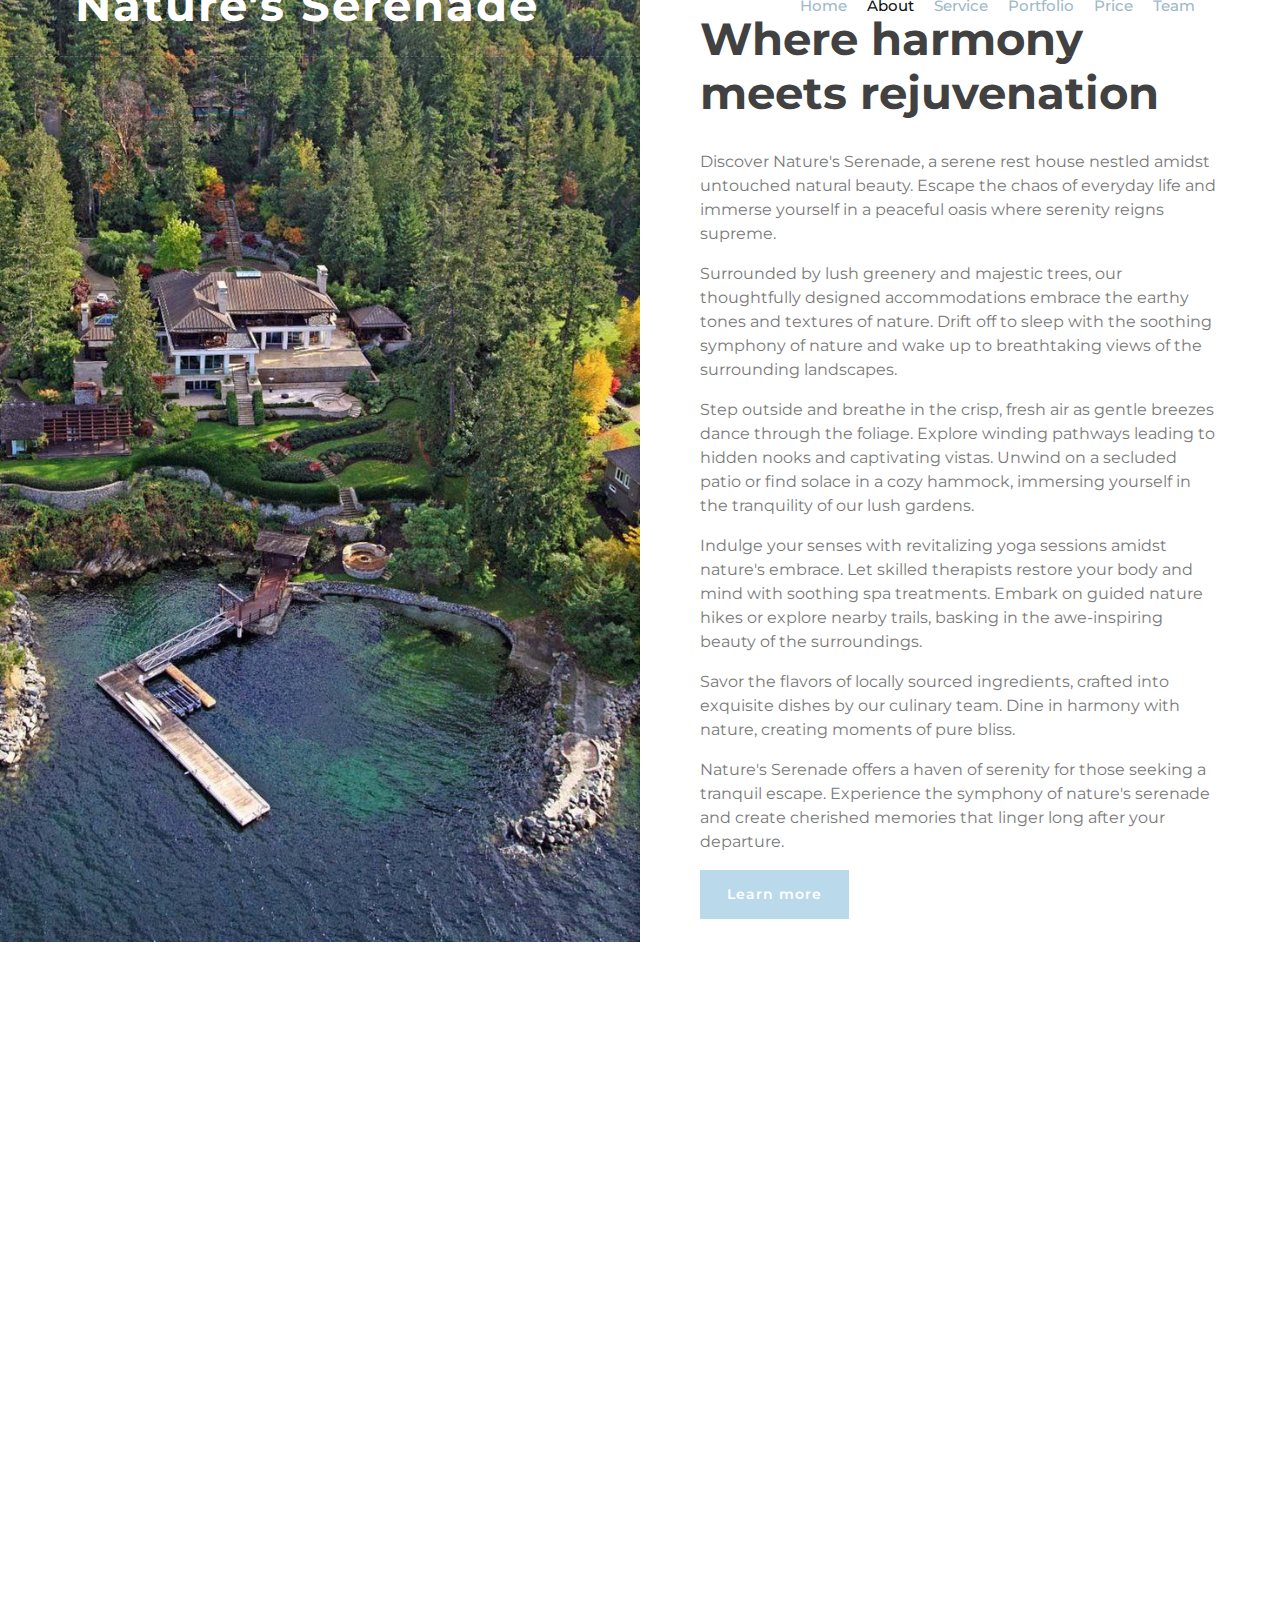
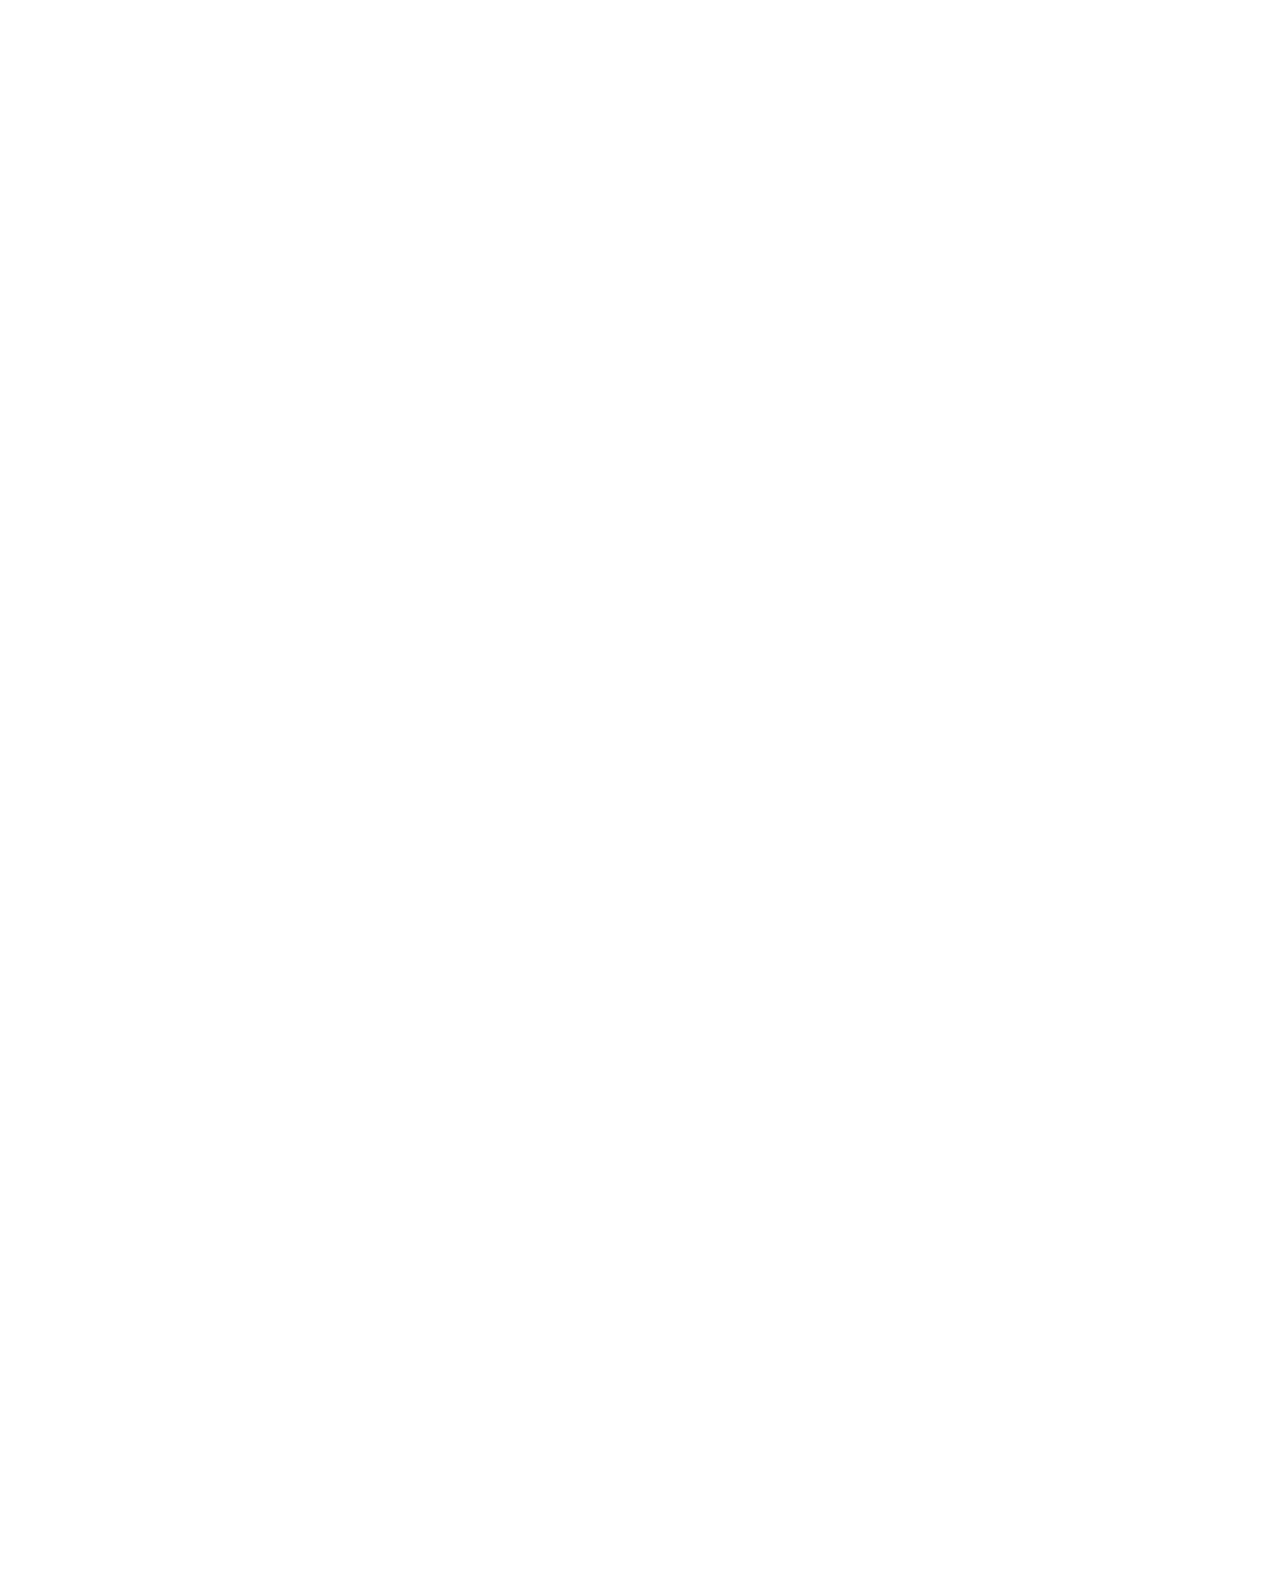
<file: index.html>
<!DOCTYPE html>
<html lang="en">
    <head>
        <meta charset="utf-8">
        <title>My Rest House</title>
        <meta content="width=device-width, initial-scale=1.0" name="viewport">
        <meta content="Free Website Template" name="keywords">
        <meta content="Free Website Template" name="description">

        <!-- Favicon -->
        <link href="img/favicon.ico" rel="icon">

        <!-- Google Font -->
        <link href="https://fonts.googleapis.com/css2?family=Montserrat:wght@300;400;500;600;700&display=swap" rel="stylesheet">

        <!-- CSS Libraries -->
        <link href="https://stackpath.bootstrapcdn.com/bootstrap/4.4.1/css/bootstrap.min.css" rel="stylesheet">
        <link href="https://cdnjs.cloudflare.com/ajax/libs/font-awesome/5.10.0/css/all.min.css" rel="stylesheet">
        <link href="lib/animate/animate.min.css" rel="stylesheet">
        <link href="lib/owlcarousel/assets/owl.carousel.min.css" rel="stylesheet">
        <link href="lib/lightbox/css/lightbox.min.css" rel="stylesheet">

        <!-- Template Stylesheet -->
        <link href="css/style.css" rel="stylesheet">
    </head>

    <body data-spy="scroll" data-target=".navbar" data-offset="51">
        <!-- Nav Bar Start -->
        <div class="navbar navbar-expand-lg bg-light navbar-light">
            <div class="container-fluid">
                <a href="index.html" class="navbar-brand">Nature's Serenade</a>
                <button type="button" class="navbar-toggler" data-toggle="collapse" data-target="#navbarCollapse">
                    <span class="navbar-toggler-icon"></span>
                </button>

                <div class="collapse navbar-collapse justify-content-between" id="navbarCollapse">
                    <div class="navbar-nav ml-auto">
                        <a href="#home" class="nav-item nav-link active">Home</a>
                        <a href="#about" class="nav-item nav-link">About</a>
                        <a href="#service" class="nav-item nav-link">Service</a>
                        <a href="portfolio.html" class="nav-item nav-link">Portfolio</a>
                        <a href="#banner" class="nav-item nav-link">Price</a>
                        <a href="members.html" class="nav-item nav-link">Team</a>
                    </div>
                </div>
            </div>
        </div>
        <!-- Nav Bar End -->

        <!-- About Start -->
        <div class="about wow fadeInUp" data-wow-delay="0.1s" id="about">
            <div class="container-fluid">
                <div class="row align-items-center">
                    <div class="col-lg-6">
                        <div class="about-img">
                            <img src="img/mainphoto.jpg" alt="Image">
                        </div>
                    </div>
                    <div class="col-lg-6">
                        <div class="about-content">
                            <div class="section-header text-left">
                                <p>Learn About Rest House</p>
                                <h2>Where harmony meets rejuvenation</h2>
                            </div>
                            <div class="about-text">
                                <p>
                                    Discover Nature's Serenade, a serene rest house nestled amidst untouched natural beauty. Escape the chaos of everyday life and immerse yourself in a peaceful oasis where serenity reigns supreme.</p>
                                    <p>Surrounded by lush greenery and majestic trees, our thoughtfully designed accommodations embrace the earthy tones and textures of nature. Drift off to sleep with the soothing symphony of nature and wake up to breathtaking views of the surrounding landscapes.</p>
                                    <p>Step outside and breathe in the crisp, fresh air as gentle breezes dance through the foliage. Explore winding pathways leading to hidden nooks and captivating vistas. Unwind on a secluded patio or find solace in a cozy hammock, immersing yourself in the tranquility of our lush gardens.</p>
                                    <p>Indulge your senses with revitalizing yoga sessions amidst nature's embrace. Let skilled therapists restore your body and mind with soothing spa treatments. Embark on guided nature hikes or explore nearby trails, basking in the awe-inspiring beauty of the surroundings.</p>
                                    <p>Savor the flavors of locally sourced ingredients, crafted into exquisite dishes by our culinary team. Dine in harmony with nature, creating moments of pure bliss.</p>
                                    <p>Nature's Serenade offers a haven of serenity for those seeking a tranquil escape. Experience the symphony of nature's serenade and create cherished memories that linger long after your departure.
                                </p>
                            </div>
                            <a href="#service" class="btn" href="">Learn more</a>
                        </div>
                    </div>
                </div>
            </div>
        </div>
        <!-- About End -->
        
        
        <!-- Service Start -->
        <div class="service" id="service">
            <div class="container">
                <div class="section-header text-center wow zoomIn" data-wow-delay="0.1s">
                    <p>What we do</p>
                    <h2>Awesome Quality Services</h2>
                </div>
                <div class="row">
                    <div class="col-lg-6 wow fadeInUp" data-wow-delay="0.0s">
                        <div class="service-item">
                            <div class="service-icon">
                                <i class="fa fa-star"></i>
                            </div>
                            <div class="service-text">
                                <h3>Complimentary Amenities</h3>
                                <p>
                                    We believe in providing the utmost convenience and comfort for our guests
                                </p>
                            </div>
                        </div>
                    </div>
                    <div class="col-lg-6 wow fadeInUp" data-wow-delay="0.2s">
                        <div class="service-item">
                            <div class="service-icon">
                                <i class="fa fa-laptop-code"></i>
                            </div>
                            <div class="service-text">
                                <h3>Reliable Wi-Fi and Business Facilities</h3>
                                <p>
                                    Stay connected and productive with our reliable Wi-Fi access and well-equipped business facilities
                                </p>
                            </div>
                        </div>
                    </div>
                    <div class="col-lg-6 wow fadeInUp" data-wow-delay="0.4s">
                        <div class="service-item">
                            <div class="service-icon">
                                <i class="fa fa-thumbs-up"></i>
                            </div>
                            <div class="service-text">
                                <h3>Dedicated Customer Service</h3>
                                <p>
                                    Above all, we are committed to providing exceptional customer service
                                </p>
                            </div>
                        </div>
                    </div>
                    <div class="col-lg-6 wow fadeInUp" data-wow-delay="0.6s">
                        <div class="service-item">
                            <div class="service-icon">
                                <i class="fas fa-clinic-medical"></i>
                            </div>
                            <div class="service-text">
                                <h3>Relaxing Spa and Wellness Services</h3>
                                <p>
                                    Unwind and rejuvenate your mind, body, and soul with our rejuvenating spa and wellness services
                                </p>
                            </div>
                        </div>
                    </div>
                </div>
            </div>
        </div>
        <!-- Service End -->
        
        
        <!-- Banner Start -->
        <div class="banner wow zoomIn" data-wow-delay="0.1s" id="banner">
            <div class="container">
                <div class="section-header text-center">
                    <p>Reasonable Price</p>
                    <h2>Get A <span>Special</span> Price</h2>
                </div>
                <div class="container banner-text">
                    <p>
                        Indulge in our exclusive packages that combine luxurious accommodations with unique experiences. Whether you're seeking a romantic getaway, a wellness retreat, or an adventure-filled escape, our specially curated packages offer exceptional value. Immerse yourself in extraordinary moments and create cherished memories while enjoying a special price.
                    </p>
                    <a href="#price" class="btn">Pricing Plan</a>
                </div>
            </div>
        </div>
        <!-- Banner End -->
        
        
        <!-- Price Start -->
        <div class="price" id="price">
            <div class="container">
                <div class="section-header text-center wow zoomIn" data-wow-delay="0.1s">
                    <p>Pricing Plan</p>
                    <h2>Affordable Price</h2>
                </div>
                <div class="row">
                    <div class="col-md-4 wow fadeInUp" data-wow-delay="0.5s">
                        <div class="price-item">
                            <div class="price-header">
                                <div class="price-title">
                                    <h2>Basic</h2>
                                </div>
                                <div class="price-prices">
                                    <h2><small>$</small>100-150<span>/ day</span></h2>
                                </div>
                            </div>
                            <div class="price-body">
                                <div class="price-description">
                                    <ul>
                                        <li>Bedroom, bathroom, and kitchenette/li>
                                        <li>Limited space</li>
                                        <li>Fewer amenities</li>
                                        <li>Simplicity</li>
                                        <li>Basic comforts provided</li>
                                    </ul>
                                </div>
                            </div>
                            <div class="price-footer">
                                <div class="price-action">
                                    <a class="btn" href="">Order Now</a>
                                </div>
                            </div>
                        </div>
                    </div>
                    <div class="col-md-4 wow fadeInUp" data-wow-delay="0.0s">
                        <div class="price-item featured-item">
                            <div class="price-header">
                                <div class="price-title">
                                    <h2>Mid-Range</h2>
                                </div>
                                <div class="price-prices">
                                    <h2><small>$</small>200-300<span>/ day</span></h2>
                                </div>
                            </div>
                            <div class="price-body">
                                <div class="price-description">
                                    <ul>
                                        <li>Additional bedrooms, upgraded furnishings, and a wider range of amenities</li>
                                        <li>More space</li>
                                        <li>Private pool</li>
                                        <li>Larger outdoor space</li>
                                        <li>Enhanced comfort</li>
                                    </ul>
                                </div>
                            </div>
                            <div class="price-footer">
                                <div class="price-action">
                                    <a class="btn" href="">Order Now</a>
                                </div>
                            </div>
                        </div>
                    </div>
                    <div class="col-md-4 wow fadeInUp" data-wow-delay="0.5s">
                        <div class="price-item">
                            <div class="price-header">
                                <div class="price-title">
                                    <h2>Luxury</h2>
                                </div>
                                <div class="price-prices">
                                    <h2><small>$</small>400-600<span>/ day</span></h2>
                                </div>
                            </div>
                            <div class="price-body">
                                <div class="price-description">
                                    <ul>
                                        <li>High-end features</li>
                                        <li>Multiple bedrooms with en-suite bathrooms, spacious living areas</li>
                                        <li>State-of-the-art entertainment systems</li>
                                        <li>Luxurious furnishings</li>
                                        <li>Superior quality</li>
                                    </ul>
                                </div>
                            </div>
                            <div class="price-footer">
                                <div class="price-action">
                                    <a class="btn" href="">Order Now</a>
                                </div>
                            </div>
                        </div>
                    </div>
                </div>
            </div>
        </div>
        <!-- Price End -->


        <!-- Footer Start -->
        <div class="footer wow fadeIn" data-wow-delay="0.3s">
            <div class="container-fluid">
                <div class="container">
                    <div class="footer-info">
                        <h3>Alatau, Almaty, Kazakhstan</h3>
                        <div class="footer-menu">
                            <p>+7 777 888 77 88</p>
                            <p>zonaotdyha@gmail.com</p>
                        </div>
                        <div class="footer-social">
                            <a href=""><i class="fab fa-twitter"></i></a>
                            <a href=""><i class="fab fa-facebook-f"></i></a>
                            <a href=""><i class="fab fa-youtube"></i></a>
                            <a href=""><i class="fab fa-instagram"></i></a>
                            <a href=""><i class="fab fa-linkedin-in"></i></a>
                        </div>
                    </div>
                </div>
            </div>
        </div>
        <!-- Footer End -->
        
        
        <!-- Back to top button -->
        <a href="#" class="btn back-to-top"><i class="fa fa-chevron-up"></i></a>
        
        
        <!-- Pre Loader -->
        <div id="loader" class="show">
            <div class="loader"></div>
        </div>

        
        <!-- JavaScript Libraries -->
        <script src="https://code.jquery.com/jquery-3.4.1.min.js"></script>
        <script src="https://stackpath.bootstrapcdn.com/bootstrap/4.4.1/js/bootstrap.bundle.min.js"></script>
        <script src="lib/easing/easing.min.js"></script>
        <script src="lib/wow/wow.min.js"></script>
        <script src="lib/waypoints/waypoints.min.js"></script>
        <script src="lib/typed/typed.min.js"></script>
        <script src="lib/owlcarousel/owl.carousel.min.js"></script>
        <script src="lib/isotope/isotope.pkgd.min.js"></script>
        <script src="lib/lightbox/js/lightbox.min.js"></script>
        
        <!-- Contact Javascript File -->
        <script src="mail/jqBootstrapValidation.min.js"></script>
        <script src="mail/contact.js"></script>

        <!-- Template Javascript -->
        <script src="js/main.js"></script>
    </body>
</html>
</file>
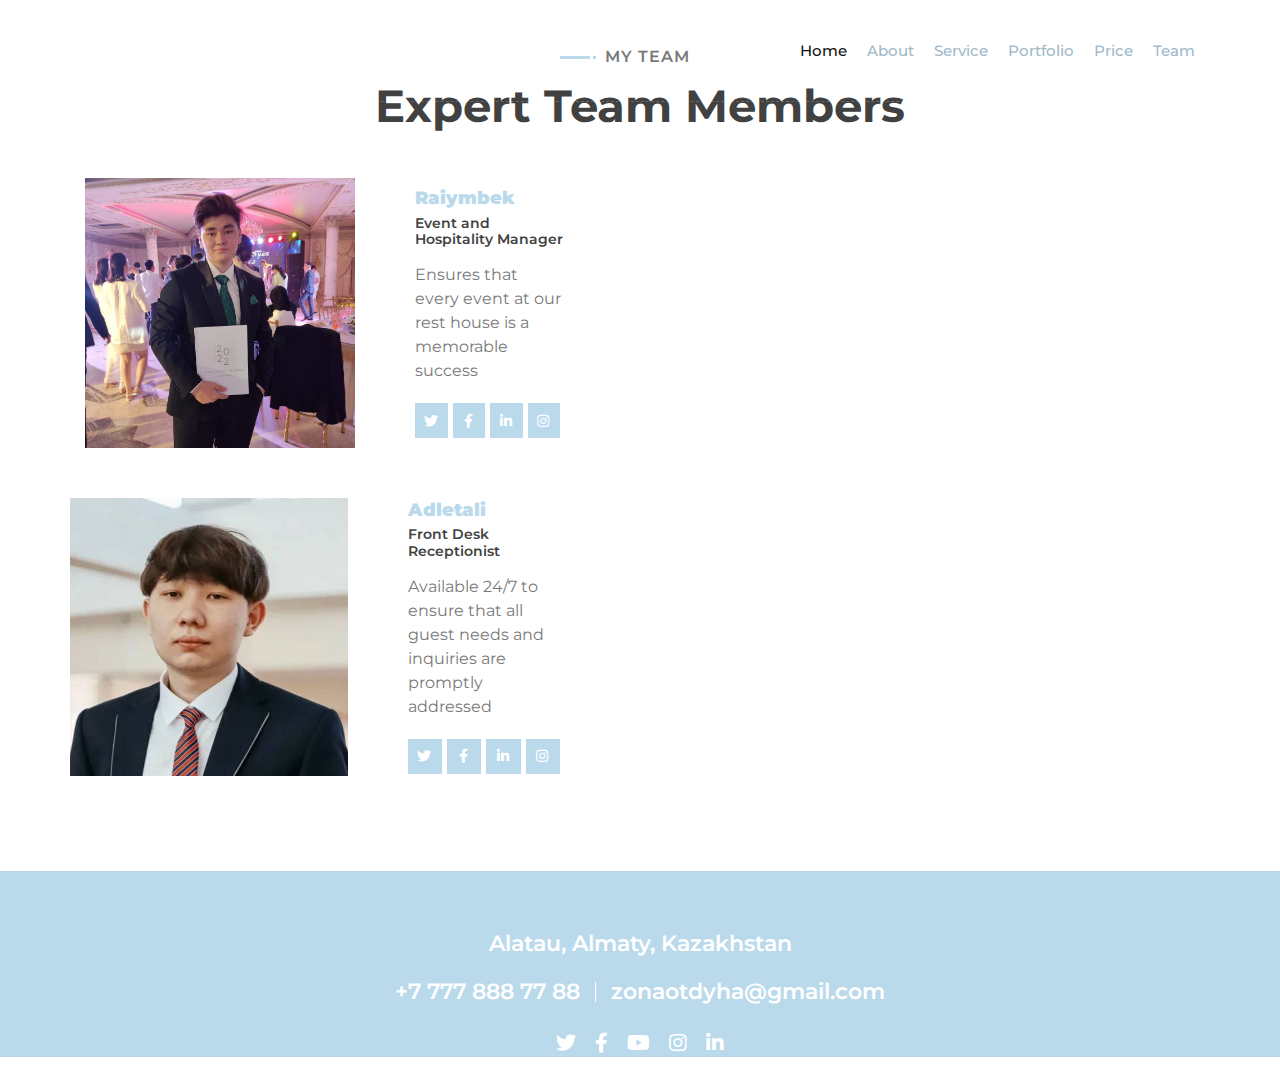
<file: members.html>
<!DOCTYPE html>
<html lang="en">
    <head>
        <meta charset="utf-8">
        <title>My Rest House</title>
        <meta content="width=device-width, initial-scale=1.0" name="viewport">
        <meta content="Free Website Template" name="keywords">
        <meta content="Free Website Template" name="description">

        <!-- Favicon -->
        <link href="img/favicon.ico" rel="icon">

        <!-- Google Font -->
        <link href="https://fonts.googleapis.com/css2?family=Montserrat:wght@300;400;500;600;700&display=swap" rel="stylesheet">

        <!-- CSS Libraries -->
        <link href="https://stackpath.bootstrapcdn.com/bootstrap/4.4.1/css/bootstrap.min.css" rel="stylesheet">
        <link href="https://cdnjs.cloudflare.com/ajax/libs/font-awesome/5.10.0/css/all.min.css" rel="stylesheet">
        <link href="lib/animate/animate.min.css" rel="stylesheet">
        <link href="lib/owlcarousel/assets/owl.carousel.min.css" rel="stylesheet">
        <link href="lib/lightbox/css/lightbox.min.css" rel="stylesheet">

        <!-- Template Stylesheet -->
        <link href="css/style.css" rel="stylesheet">
    </head>

    <body data-spy="scroll" data-target=".navbar" data-offset="51">
        <!-- Nav Bar Start -->
        <div class="navbar navbar-expand-lg bg-light navbar-light">
            <div class="container-fluid">
                <a href="index.html" class="navbar-brand">Nature's Serenade</a>
                <button type="button" class="navbar-toggler" data-toggle="collapse" data-target="#navbarCollapse">
                    <span class="navbar-toggler-icon"></span>
                </button>

                <div class="collapse navbar-collapse justify-content-between" id="navbarCollapse">
                    <div class="navbar-nav ml-auto">
                        <a href="index.html" class="nav-item nav-link active">Home</a>
                        <a href="index.html" class="nav-item nav-link">About</a>
                        <a href="index.html" class="nav-item nav-link">Service</a>
                        <a href="portfolio.html" class="nav-item nav-link">Portfolio</a>
                        <a href="index.html" class="nav-item nav-link">Price</a>
                        <a href="#" class="nav-item nav-link">Team</a>
                    </div>
                </div>
            </div>
        </div>
        <!-- Nav Bar End -->
        <!-- Team Start -->
        <div class="team" id="team">
            <div class="container">
                <div class="section-header text-center wow zoomIn" data-wow-delay="0.1s">
                    <p>My Team</p>
                    <h2>Expert Team Members</h2>
                </div>
                <div class="row">
                    <div class="col-lg-6 wow fadeInUp" data-wow-delay="0.0s">
                        <div class="team-item">
                            <div class="team-img">
                                <img src="img/Raiym.jpg" alt="Image">
                            </div>
                            <div class="team-text">
                                <h2>Raiymbek</h2>
                                <h4>Event and Hospitality Manager</h4>
                                <p>
                                    Ensures that every event at our rest house is a memorable success
                                </p>
                                <div class="team-social">
                                    <a class="btn" href=""><i class="fab fa-twitter"></i></a>
                                    <a class="btn" href=""><i class="fab fa-facebook-f"></i></a>
                                    <a class="btn" href=""><i class="fab fa-linkedin-in"></i></a>
                                    <a class="btn" href=""><i class="fab fa-instagram"></i></a>
                                </div>
                            </div>
                        </div>
                    </div>
                    <div class="row">
                        <div class="col-lg-6 wow fadeInUp" data-wow-delay="0.2s">
                            <div class="team-item">
                                <div class="team-img">
                                    <img src="img/Adlet.jpg" alt="Image">
                                </div>
                                <div class="team-text">
                                    <h2>Adletali</h2>
                                    <h4>Front Desk Receptionist</h4>
                                    <p>
                                        Available 24/7 to ensure that all guest needs and inquiries are promptly addressed
                                    </p>
                                    <div class="team-social">
                                        <a class="btn" href=""><i class="fab fa-twitter"></i></a>
                                        <a class="btn" href=""><i class="fab fa-facebook-f"></i></a>
                                        <a class="btn" href=""><i class="fab fa-linkedin-in"></i></a>
                                        <a class="btn" href=""><i class="fab fa-instagram"></i></a>
                                    </div>
                                </div>
                            </div>
                        </div>
                </div>
            </div>
        </div>
        <!-- Team End -->
                <!-- Footer Start -->
                <div class="footer wow fadeIn" data-wow-delay="0.3s">
                    <div class="container-fluid">
                        <div class="container">
                            <div class="footer-info">
                                <h3>Alatau, Almaty, Kazakhstan</h3>
                                <div class="footer-menu">
                                    <p>+7 777 888 77 88</p>
                                    <p>zonaotdyha@gmail.com</p>
                                </div>
                                <div class="footer-social">
                                    <a href=""><i class="fab fa-twitter"></i></a>
                                    <a href=""><i class="fab fa-facebook-f"></i></a>
                                    <a href=""><i class="fab fa-youtube"></i></a>
                                    <a href=""><i class="fab fa-instagram"></i></a>
                                    <a href=""><i class="fab fa-linkedin-in"></i></a>
                                </div>
                            </div>
                        </div>
                    </div>
                </div>
                <!-- Footer End -->
                
                
                <!-- Back to top button -->
                <a href="#" class="btn back-to-top"><i class="fa fa-chevron-up"></i></a>
                
                
                <!-- Pre Loader -->
                <div id="loader" class="show">
                    <div class="loader"></div>
                </div>
        
                
                <!-- JavaScript Libraries -->
                <script src="https://code.jquery.com/jquery-3.4.1.min.js"></script>
                <script src="https://stackpath.bootstrapcdn.com/bootstrap/4.4.1/js/bootstrap.bundle.min.js"></script>
                <script src="lib/easing/easing.min.js"></script>
                <script src="lib/wow/wow.min.js"></script>
                <script src="lib/waypoints/waypoints.min.js"></script>
                <script src="lib/typed/typed.min.js"></script>
                <script src="lib/owlcarousel/owl.carousel.min.js"></script>
                <script src="lib/isotope/isotope.pkgd.min.js"></script>
                <script src="lib/lightbox/js/lightbox.min.js"></script>
                
                <!-- Contact Javascript File -->
                <script src="mail/jqBootstrapValidation.min.js"></script>
                <script src="mail/contact.js"></script>
        
                <!-- Template Javascript -->
                <script src="js/main.js"></script>
            </body>
        </html>
</file>
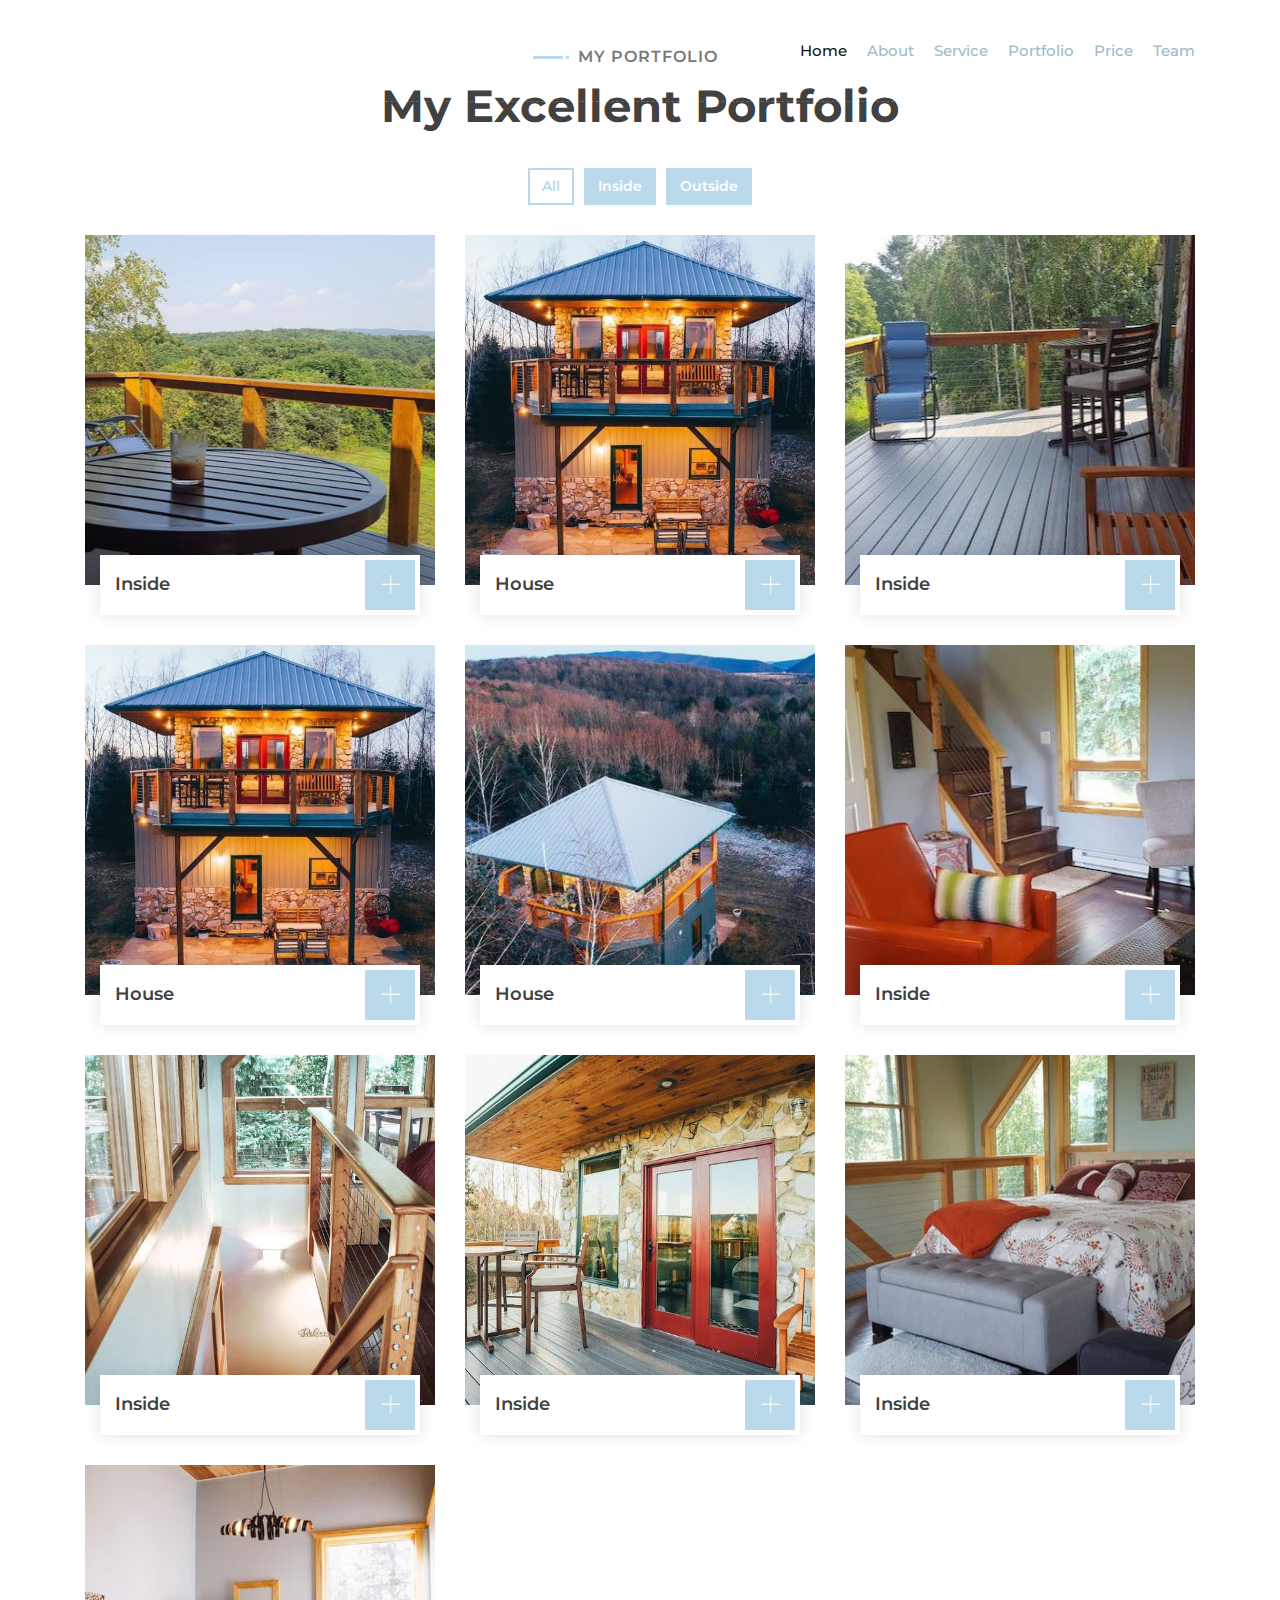
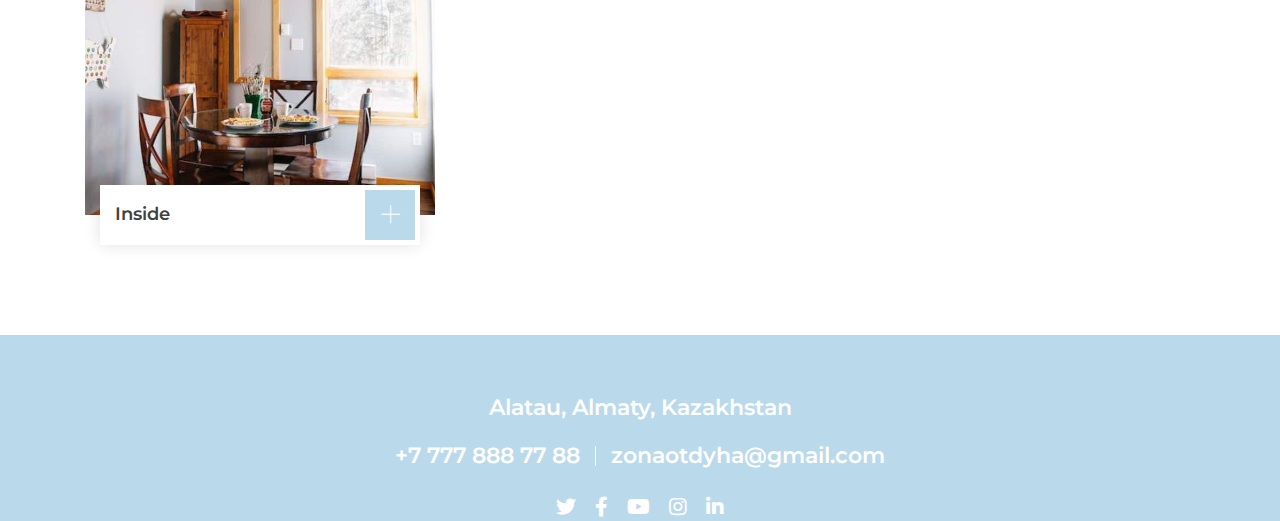
<file: portfolio.html>
<!DOCTYPE html>
<html lang="en">
    <head>
        <meta charset="utf-8">
        <title>My Rest House</title>
        <meta content="width=device-width, initial-scale=1.0" name="viewport">
        <meta content="Free Website Template" name="keywords">
        <meta content="Free Website Template" name="description">

        <!-- Favicon -->
        <link href="img/favicon.ico" rel="icon">

        <!-- Google Font -->
        <link href="https://fonts.googleapis.com/css2?family=Montserrat:wght@300;400;500;600;700&display=swap" rel="stylesheet">

        <!-- CSS Libraries -->
        <link href="https://stackpath.bootstrapcdn.com/bootstrap/4.4.1/css/bootstrap.min.css" rel="stylesheet">
        <link href="https://cdnjs.cloudflare.com/ajax/libs/font-awesome/5.10.0/css/all.min.css" rel="stylesheet">
        <link href="lib/animate/animate.min.css" rel="stylesheet">
        <link href="lib/owlcarousel/assets/owl.carousel.min.css" rel="stylesheet">
        <link href="lib/lightbox/css/lightbox.min.css" rel="stylesheet">

        <!-- Template Stylesheet -->
        <link href="css/style.css" rel="stylesheet">
    </head>

    <body data-spy="scroll" data-target=".navbar" data-offset="51">
        <!-- Nav Bar Start -->
        <div class="navbar navbar-expand-lg bg-light navbar-light">
            <div class="container-fluid">
                <a href="index.html" class="navbar-brand">Nature's Serenade</a>
                <button type="button" class="navbar-toggler" data-toggle="collapse" data-target="#navbarCollapse">
                    <span class="navbar-toggler-icon"></span>
                </button>

                <div class="collapse navbar-collapse justify-content-between" id="navbarCollapse">
                    <div class="navbar-nav ml-auto">
                        <a href="index.html" class="nav-item nav-link active">Home</a>
                        <a href="index.html" class="nav-item nav-link">About</a>
                        <a href="index.html" class="nav-item nav-link">Service</a>
                        <a href="#" class="nav-item nav-link">Portfolio</a>
                        <a href="index.html" class="nav-item nav-link">Price</a>
                        <a href="members.html" class="nav-item nav-link">Team</a>
                    </div>
                </div>
            </div>
        </div>

                <!-- Portfolio Start -->
                <div class="portfolio" id="portfolio">
                    <div class="container">
                        <div class="section-header text-center wow zoomIn" data-wow-delay="0.1s">
                            <p>My Portfolio</p>
                            <h2>My Excellent Portfolio</h2>
                        </div>
                        <div class="row">
                            <div class="col-12">
                                <ul id="portfolio-filter">
                                    <li data-filter="*" class="filter-active">All</li>
                                    <li data-filter=".filter-1">Inside</li>
                                    <li data-filter=".filter-2">Outside</li>
                                </ul>
                            </div>
                        </div>
                        <div class="row portfolio-container">
                            <div class="col-lg-4 col-md-6 col-sm-12 portfolio-item filter-1 wow fadeInUp" data-wow-delay="0.0s">
                                <div class="portfolio-wrap">
                                    <div class="portfolio-img">
                                        <img src="img/in1.jpg" alt="Image">
                                    </div>
                                    <div class="portfolio-text">
                                        <h3>Inside</h3>
                                        <a class="btn" href="img/in1.jpg" data-lightbox="portfolio">+</a>
                                    </div>
                                </div>
                            </div>
                            <div class="col-lg-4 col-md-6 col-sm-12 portfolio-item filter-2 wow fadeInUp" data-wow-delay="0.2s">
                                <div class="portfolio-wrap">
                                    <div class="portfolio-img">
                                        <img src="img/out1.jpg" alt="Image">
                                    </div>
                                    <div class="portfolio-text">
                                        <h3>House</h3>
                                        <a class="btn" href="img/out1.jpg" data-lightbox="portfolio">+</a>
                                    </div>
                                </div>
                            </div>
                            <div class="col-lg-4 col-md-6 col-sm-12 portfolio-item filter-1 wow fadeInUp" data-wow-delay="0.4s">
                                <div class="portfolio-wrap">
                                    <div class="portfolio-img">
                                        <img src="img/in2.jpg" alt="Image">
                                    </div>
                                    <div class="portfolio-text">
                                        <h3>Inside</h3>
                                        <a class="btn" href="img/in2.jpg" data-lightbox="portfolio">+</a>
                                    </div>
                                </div>
                            </div>
                            <div class="col-lg-4 col-md-6 col-sm-12 portfolio-item filter-2 wow fadeInUp" data-wow-delay="0.6s">
                                <div class="portfolio-wrap">
                                    <div class="portfolio-img">
                                        <img src="img/out1.jpg" alt="Image">
                                    </div>
                                    <div class="portfolio-text">
                                        <h3>House</h3>
                                        <a class="btn" href="img/out1.jpg" data-lightbox="portfolio">+</a>
                                    </div>
                                </div>
                            </div>
                            <div class="col-lg-4 col-md-6 col-sm-12 portfolio-item filter-2 wow fadeInUp" data-wow-delay="0.8s">
                                <div class="portfolio-wrap">
                                    <div class="portfolio-img">
                                        <img src="img/out3.jpg" alt="Image">
                                    </div>
                                    <div class="portfolio-text">
                                        <h3>House</h3>
                                        <a class="btn" href="img/out3.jpg" data-lightbox="portfolio">+</a>
                                    </div>
                                </div>
                            </div>
                            <div class="col-lg-4 col-md-6 col-sm-12 portfolio-item filter-1 wow fadeInUp" data-wow-delay="1.0s">
                                <div class="portfolio-wrap">
                                    <div class="portfolio-img">
                                        <img src="img/in3.jpg" alt="Image">
                                    </div>
                                    <div class="portfolio-text">
                                        <h3>Inside</h3>
                                        <a class="btn" href="img/in3.jpg" data-lightbox="portfolio">+</a>
                                    </div>
                                </div>
                            </div>
                            <div class="col-lg-4 col-md-6 col-sm-12 portfolio-item filter-1 wow fadeInUp" data-wow-delay="1.2s">
                                <div class="portfolio-wrap">
                                    <div class="portfolio-img">
                                        <img src="img/in4.jpg" alt="Image">
                                    </div>
                                    <div class="portfolio-text">
                                        <h3>Inside</h3>
                                        <a class="btn" href="img/in4.jpg" data-lightbox="portfolio">+</a>
                                    </div>
                                </div>
                            </div>
                            <div class="col-lg-4 col-md-6 col-sm-12 portfolio-item filter-2 wow fadeInUp" data-wow-delay="1.4s">
                                <div class="portfolio-wrap">
                                    <div class="portfolio-img">
                                        <img src="img/out4.jpg" alt="Image">
                                    </div>
                                    <div class="portfolio-text">
                                        <h3>Inside</h3>
                                        <a class="btn" href="img/out4.jpg" data-lightbox="portfolio">+</a>
                                    </div>
                                </div>
                            </div>
                            <div class="col-lg-4 col-md-6 col-sm-12 portfolio-item filter-1 wow fadeInUp" data-wow-delay="1.8s">
                                <div class="portfolio-wrap">
                                    <div class="portfolio-img">
                                        <img src="img/in5.jpg" alt="Image">
                                    </div>
                                    <div class="portfolio-text">
                                        <h3>Inside</h3>
                                        <a class="btn" href="img/in5.jpg" data-lightbox="portfolio">+</a>
                                    </div>
                                </div>
                            </div>
                            <div class="col-lg-4 col-md-6 col-sm-12 portfolio-item filter-1 wow fadeInUp" data-wow-delay="2.0s">
                                <div class="portfolio-wrap">
                                    <div class="portfolio-img">
                                        <img src="img/in6.jpg" alt="Image">
                                    </div>
                                    <div class="portfolio-text">
                                        <h3>Inside</h3>
                                        <a class="btn" href="img/in6.jpg" data-lightbox="portfolio">+</a>
                                    </div>
                                </div>
                            </div>
                        </div>
                    </div>
                </div>
                <!-- Portfolio End -->

                <!-- Footer Start -->
                <div class="footer wow fadeIn" data-wow-delay="0.3s">
                    <div class="container-fluid">
                        <div class="container">
                            <div class="footer-info">
                                <h3>Alatau, Almaty, Kazakhstan</h3>
                                <div class="footer-menu">
                                    <p>+7 777 888 77 88</p>
                                    <p>zonaotdyha@gmail.com</p>
                                </div>
                                <div class="footer-social">
                                    <a href=""><i class="fab fa-twitter"></i></a>
                                    <a href=""><i class="fab fa-facebook-f"></i></a>
                                    <a href=""><i class="fab fa-youtube"></i></a>
                                    <a href=""><i class="fab fa-instagram"></i></a>
                                    <a href=""><i class="fab fa-linkedin-in"></i></a>
                                </div>
                            </div>
                        </div>
                    </div>
                </div>
                <!-- Footer End -->
    </body>
</html>
        <!-- Nav Bar End -->
</file>
<file: css/style.css>
/*******************************/
/********* General CSS *********/
/*******************************/
body {
    color: #797979;
    background: #ffffff;
    font-family: 'Montserrat', sans-serif;
}

h1,
h2, 
h3, 
h4,
h5, 
h6 {
    color: #414141;
}

a {
    color: #313131;
    transition: .3s;
}

a:hover,
a:active,
a:focus {
    color: #BADAEC;
    outline: none;
    text-decoration: none;
}

.btn:focus,
.form-control:focus {
    box-shadow: none;
}

.container-fluid {
    max-width: 1366px;
}

.btn {
    padding: 12px 25px;
    font-size: 14px;
    font-weight: 600;
    letter-spacing: 1px;
    color: #FFF;
    background: #BADAEC;
    border: 2px solid transparent;
    border-radius: 0;
    box-shadow: inset 0 0 0 50px #BADAEC;
    transition: ease-out 0.3s;
    -webkit-transition: ease-out 0.3s;
    -moz-transition: ease-out 0.3s;
}

.btn:hover {
    color: #BADAEC;
    background: transparent;
    box-shadow: inset 0 0 0 0 #BADAEC;
    border-color: #BADAEC;
}

#loader {
    position: fixed;
    top: 0;
    right: 0;
    bottom: 0;
    left: 0;
    display: flex;
    align-items: center;
    justify-content: center;
    background: #ffffff;
    opacity: 0;
    visibility: hidden;
    -webkit-transition: opacity .3s ease-out, visibility 0s linear .3s;
    -o-transition: opacity .3s ease-out, visibility 0s linear .3s;
    transition: opacity .3s ease-out, visibility 0s linear .3s;
    z-index: 999;
}

#loader.show {
    -webkit-transition: opacity .6s ease-out, visibility 0s linear 0s;
    -o-transition: opacity .6s ease-out, visibility 0s linear 0s;
    transition: opacity .6s ease-out, visibility 0s linear 0s;
    visibility: visible;
    opacity: 1;
}

#loader .loader {
    position: relative;
    width: 45px;
    height: 45px;
    border: 5px solid #dddddd;
    border-top: 5px solid #BADAEC;
    border-radius: 50%;
    -webkit-animation: spin 2s linear infinite;
    animation: spin 2s linear infinite;
}

@-webkit-keyframes spin {
    0% { -webkit-transform: rotate(0deg); }
    100% { -webkit-transform: rotate(360deg); }
}

@keyframes spin {
    0% { transform: rotate(0deg); }
    100% { transform: rotate(360deg); }
}

.back-to-top {
    position: fixed;
    display: none;
    width: 44px;
    height: 44px;
    padding: 8px 0;
    text-align: center;
    line-height: 1;
    font-size: 22px;
    right: 15px;
    bottom: 15px;
    z-index: 9;
}

.back-to-top i {
    color: #ffffff;
}

.back-to-top:hover i {
    color: #414141;
}


/**********************************/
/*********** Nav Bar CSS **********/
/**********************************/
.navbar {
    position: relative;
    transition: .5s;
    z-index: 999;
}

.navbar.nav-sticky {
    position: fixed;
    top: 0;
    width: 100%;
    box-shadow: 0 2px 5px rgba(0, 0, 0, .3);
}

.navbar .navbar-brand {
    margin: 0;
    font-size: 45px;
    line-height: 0px;
    font-weight: 700;
    letter-spacing: 2px;
    transition: .5s;
    
}

.navbar .navbar-brand img {
    max-width: 100%;
    max-height: 40px;
}

.navbar .dropdown-menu {
    margin-top: 0;
    border: 0;
    border-radius: 0;
    background: #f8f9fa;
}

@media (min-width: 992px) {
    .navbar {
        position: absolute;
        width: 100%;
        padding: 30px 60px;
        background: transparent !important;
        border-bottom: 1px dashed rgba(256, 256, 256, .2);
        z-index: 9;
    }
    
    .navbar.nav-sticky {
        padding: 10px 60px;
        background: #ffffff !important;
    }
    
    .navbar .navbar-brand {
        color: #fff;
    }
    
    .navbar.nav-sticky .navbar-brand {
        color: #BADAEC;
    }

    .navbar-light .navbar-nav .nav-link,
    .navbar-light .navbar-nav .nav-link:focus {
        padding: 10px 10px 8px 10px;
        color: #9eb9c9;
        font-size: 15px;
        font-weight: 500;
    }
    
    .navbar-light.nav-sticky .navbar-nav .nav-link,
    .navbar-light.nav-sticky .navbar-nav .nav-link:focus {
        color: #414141;
    }

    .navbar-light .navbar-nav .nav-link:hover,
    .navbar-light .navbar-nav .nav-link.active {
        color: #111111;
    }
    
    .navbar-light.nav-sticky .navbar-nav .nav-link:hover,
    .navbar-light.nav-sticky .navbar-nav .nav-link.active {
        color: #BADAEC;
    }
}

@media (max-width: 991.98px) {   
    .navbar {
        padding: 15px;
        background: #ffffff !important;
    }
    
    .navbar .navbar-brand {
        color: #BADAEC;
    }
    
    .navbar .navbar-nav {
        margin-top: 15px;
    }
    
    .navbar a.nav-link {
        padding: 5px;
    }
    
    .navbar .dropdown-menu {
        box-shadow: none;
    }
}

/*******************************/
/******* Section Header ********/
/*******************************/
.section-header {
    position: relative;
    margin-bottom: 45px;
}

.section-header p {
    display: inline-block;
    margin: 0 30px;
    margin-bottom: 10px;
    padding-left: 15px;
    position: relative;
    font-size: 16px;
    font-weight: 600;
    letter-spacing: 1px;
    text-transform: uppercase;
    background: #ffffff;
}

.section-header p::before {
    position: absolute;
    content: "";
    height: 3px;
    top: 11px;
    right: 0;
    left: -30px;
    background: #BADAEC;
    z-index: -1;
}

.section-header p::after {
    position: absolute;
    content: "";
    width: 3px;
    height: 3px;
    top: 11px;
    left: 3px;
    background: #BADAEC;
    z-index: 1;
}

.section-header h2 {
    margin: 0;
    position: relative;
    font-size: 45px;
    font-weight: 700;
}

@media (max-width: 767.98px) {
    .section-header h2 {
        font-size: 30px;
    }
}


/*******************************/
/********** About CSS **********/
/*******************************/
.about {
    position: relative;
    width: 100%;
    margin: -45px 0 45px 0;
}

.about .col-lg-6 {
    padding: 0;
}

.about .section-header {
    margin-bottom: 30px;
}

.about .about-img {
    position: relative;
    height: 100%;
}

.about .about-img img {
    position: relative;
    width: 100%;
    height: 100%;
    object-fit: cover;
}

.about .about-content {
    padding: 0 60px;
}

.about .about-text p {
    font-size: 16px;
}

.about .about-text a.btn {
    margin-top: 15px;
}

@media (max-width: 991.98px) {
    .about .about-content {
        padding: 45px 15px 0 15px;
    }
}

/*******************************/
/********* Service CSS *********/
/*******************************/
.service {
    position: relative;
    width: 100%;
    padding: 45px 0 15px 0;
}

.service .service-item {
    position: relative;
    margin-bottom: 30px;
    display: flex;
    align-items: center;
    box-shadow: inset 0 0 0 0 transparent;
    transition: ease-out 0.5s;
}

.service .service-item:hover {
    box-shadow: inset 800px 0 0 0 #BADAEC;
}

.service .service-icon {
    position: relative;
    width: 150px;
    min-height: 150px;
    display: flex;
    align-items: center;
    justify-content: center;
    border: 1px solid #BADAEC;
    background: #ffffff;
}

.service .service-icon i {
    position: relative;
    font-size: 60px;
    color: #BADAEC;
    transition: .3s;
}

.service .service-item:hover i {
    font-size: 75px;
}

.service .service-text {
    position: relative;
    width: calc(100% - 120px);
    padding: 0 30px;
}

.service .service-text h3 {
    margin-bottom: 10px;
    font-size: 20px;
    font-weight: 600;
    transition: 1s;
}

.service .service-text p {
    margin: 0;
    font-size: 16px;
    transition: 1s;
}

.service .service-item:hover .service-text h3,
.service .service-item:hover .service-text p {
    color: #ffffff;
}

@media (max-width: 575.98px) {
    .service .service-text h3 {
        font-size: 16px;
        margin-bottom: 5px;
    }
    
    .service .service-text p {
        font-size: 14px;
    }
}


/*******************************/
/******** Portfolio CSS ********/
/*******************************/
.portfolio {
    position: relative;
    padding: 45px 0 15px 0;
}

.portfolio #portfolio-filter {
    padding: 0;
    margin: -15px 0 25px 0;
    list-style: none;
    font-size: 0;
    text-align: center;
}

.portfolio #portfolio-filter li {
    cursor: pointer;
    display: inline-block;
    margin: 5px;
    padding: 6px 12px;
    font-size: 14px;
    font-weight: 600;
    color: #ffffff;
    background: #BADAEC;
    border: 2px solid transparent;
    border-radius: 0;
    box-shadow: inset 0 0 0 50px #BADAEC;
    transition: ease-out 0.3s;
    -webkit-transition: ease-out 0.3s;
    -moz-transition: ease-out 0.3s;
}

.portfolio #portfolio-filter li:hover,
.portfolio #portfolio-filter li.filter-active {
    color: #BADAEC;
    background: transparent;
    box-shadow: inset 0 0 0 0 #BADAEC;
    border-color: #BADAEC;
}

.portfolio .portfolio-item {
    position: relative;
}

.portfolio .portfolio-wrap {
    position: relative;
    width: 100%;
}

.portfolio .portfolio-img {
    position: relative;
    overflow: hidden;
}

.portfolio .portfolio-img img {
    position: relative;
    width: 100%; 
    height: 100%; 
    object-fit: cover;
    transform: scale(1.1);
    transition: .5s;
}

.portfolio .portfolio-item:hover img {
    margin-left: 15px;
}

.portfolio .portfolio-text {
    position: relative;
    height: 60px;
    width: calc(100% - 30px);
    margin: -30px 15px 30px 15px;
    display: flex;
    align-items: center;
    background: #ffffff;
    box-shadow: 0 0 15px rgba(0, 0, 0, .12);
}

.portfolio .portfolio-text h3 {
    width: calc(100% - 70px);
    font-size: 18px;
    font-weight: 600;
    margin: 0 0 0 15px;
    white-space: nowrap;
    overflow: hidden;
}

.portfolio .portfolio-text a.btn {
    width: 50px;
    height: 50px;
    padding: 0 0 2px 1px;
    display: flex;
    align-items: center;
    justify-content: center;
    font-size: 45px;
    font-weight: 100;
}

.portfolio .portfolio-item:hover a.btn {
    color: #BADAEC;
    background: transparent;
    box-shadow: inset 0 0 0 0 #BADAEC;
    border-color: #BADAEC;
}



/*******************************/
/********* Banner CSS **********/
/*******************************/
.banner {
    position: relative;
    width: 100%;
    margin: 45px 0;
    padding: 90px 0;
    background: #BADAEC;
}

.banner .container {
    max-width: 750px;
    text-align: center;
}

.banner .section-header {
    margin-bottom: 20px;
}

.banner .section-header p {
    color: #414141;
    background: transparent;
}

.banner .section-header p::after {
    display: none;
}

.banner .section-header h2 {
    color: #ffffff;
}

.banner .section-header h2 span {
    color: #414141;
    font-size: 50px;
}

.banner .banner-text p {
    font-size: 18px;
    color: #ffffff;
}

.banner .banner-text .btn {
    margin-top: 15px;
    color: #BADAEC;
    background: #ffffff;
    box-shadow: inset 0 0 0 50px #ffffff;
}

.banner .banner-text .btn:hover {
    color: #ffffff;
    background: transparent;
    box-shadow: inset 0 0 0 0 #ffffff;
    border-color: #ffffff;
}


/*******************************/
/********* Pricing CSS *********/
/*******************************/
.price {
    position: relative;
    width: 100%;
    padding: 45px 0 15px 0;
}

.price .row {
    padding: 0 15px;
}

.price .col-md-4 {
    padding: 0;
}

.price .price-item {
    position: relative;
    margin-bottom: 30px;
    background: #ffffff;
}

.price .featured-item {
    box-shadow: 0 0 30px rgba(0, 0, 0, .2);
    z-index: 1;
}

.price .price-header,
.price .price-body,
.price .price-footer {
    position: relative;
    text-align: center;
}

.price .price-header {
    padding: 45px 0 30px 0;
    color: #414141;
}

.price .price-item.featured-item .price-header {
    color: #BADAEC;
}

.price .price-title h2 {
    font-size: 25px;
    font-weight: 400;
    text-transform: uppercase;
}

.price .price-prices h2 {
    font-size: 45px;
    font-weight: 700;
    margin-left: 10px;
}

.price .price-prices h2 small {
    position: absolute;
    font-size: 18px;
    font-weight: 400;
    margin-top: 9px;
    margin-left: -12px;
}

.price .price-prices h2 span {
    margin-left: 1px;
    font-size: 18px;
    font-weight: 400;
}

.price .price-item.featured-item h2 {
    color: #BADAEC;
}

.price .price-body {
    padding: 0 0 20px 0;
}

.price .price-description ul {
    margin: 0;
    padding: 0;
    list-style: none;
}

.price .price-description ul li {
    padding: 0 0 20px 0;
}

.price .price-item .price-action {
    padding-bottom: 45px;
}

.price .price-item .price-action .btn {
    color: #ffffff;
    background: #414141;
    box-shadow: inset 0 0 0 50px #414141;
}

.price .price-item .price-action .btn:hover {
    color: #414141;
    background: transparent;
    box-shadow: inset 0 0 0 0 #414141;
    border-color: #414141;
}

.price .price-item.featured-item .price-action .btn {
    color: #ffffff;
    background: #BADAEC;
    box-shadow: inset 0 0 0 50px #BADAEC;
}

.price .price-item.featured-item .price-action .btn:hover {
    color: #BADAEC;
    background: transparent;
    box-shadow: inset 0 0 0 0 #BADAEC;
    border-color: #BADAEC;
}


/*******************************/
/*********** Team CSS **********/
/*******************************/
.team {
    position: relative;
    width: 100%;
    padding: 45px 0 15px 0;
}

.team .team-item {
    position: relative;
    background: #ffffff;
    margin-bottom: 50px;
    display: flex;
    align-items: center;
    justify-content: flex-start;
    box-shadow: inset 0 0 0 0 transparent;
    transition: ease-out 0.5s;
}

.team .team-img {
    position: relative;
    width: 50%;
    overflow: hidden;
}

.team .team-img img {
    position: relative;
    width: 100%;
    transition: .5s;
}

.team .team-text {
    position: relative;
    width: 50%;
    padding: 0 60px;
}

.team .team-text h2 {
    color: #BADAEC;
    font-size: 18px;
    font-weight: 1000;
    margin-bottom: 5px;
    transition: 1s;
}

.team .team-text h4 {
    font-size: 14px;
    font-weight: 600;
    margin-bottom: 15px;
    transition: 1s;
}

.team .team-text p {
    margin-bottom: 20px;
    transition: 1s;
}

.team .team-social {
    position: relative;
    display: flex;
    align-items: center;
    justify-content: flex-start;
}

.team .team-social a.btn {
    width: 35px;
    height: 35px;
    padding: 0;
    display: flex;
    align-items: center;
    justify-content: center;
    font-size: 14px;
    font-weight: normal;
    margin-right: 5px;
}

.team .team-item:hover {
    box-shadow: inset 800px 0 0 0 #BADAEC;
}

.team .team-item:hover .team-img img {
    transform: scale(1.2);
}

.team .team-item:hover .team-text h2,
.team .team-item:hover .team-text h4,
.team .team-item:hover .team-text p {
    color: #ffffff;
}

.team .team-item:hover .team-social a.btn {
    background: #ffffff;
}

.team .team-item:hover .team-social a.btn:hover {
    border-color: #ffffff;
}

@media(max-width: 575.98px) {
    .team .team-text {
        padding: 0 15px;
    }
    
    .team .team-text h2 {
        font-size: 16px;
        margin-bottom: 0;
    }

    .team .team-text h4 {
        margin-bottom: 5px;
    }

    .team .team-text p {
        font-size: 14px;
        line-height: 18px;
        margin-bottom: 10px;
    }
}

/*******************************/
/********* Footer CSS **********/
/*******************************/
.footer {
    position: relative;
    margin-top: 45px;
    background: #BADAEC;
}

.footer .container-fluid {
    padding: 60px 0 0 0;
}

.footer .footer-info {
    position: relative;
    width: 100%;
    text-align: center;
}

.footer .footer-info h2 {
    margin-bottom: 20px;
    font-size: 30px;
    font-weight: 700;
    color: #ffffff;
}

.footer .footer-info h3 {
    margin-bottom: 25px;
    font-size: 22px;
    font-weight: 600;
    color: #ffffff;
}

.footer .footer-menu {
    width: 100%;
    display: flex;
    justify-content: center;
}

.footer .footer-menu p {
    color: #ffffff;
    font-size: 22px;
    font-weight: 600;
    line-height: 20px;
    padding: 0 15px;
    border-right: 1px solid #ffffff;
}

.footer .footer-menu p:last-child {
    border: none;
}

.footer .footer-social {
    position: relative;
    margin-top: 15px;
}

.footer .footer-social a {
    display: inline-block;
}

.footer .footer-social a i {
    margin-right: 15px;
    font-size: 20px;
    color: #ffffff;
    transition: .3s;
}

.footer .footer-social a:last-child i {
    margin: 0;
}

.footer .footer-social a:hover i {
    color: #414141;
}

.footer .copyright {
    position: relative;
    text-align: center;
    margin-top: 30px;
    padding-top: 25px;
    padding-bottom: 25px;
}

.footer .copyright::before {
    position: absolute;
    content: "";
    width: 50%;
    height: 1px;
    top: 0;
    left: 25%;
    background: rgba(256, 256, 256, .2);
}


@media (max-width: 575.98px) {
    .footer .footer-info h2 {
        margin-bottom: 20px;
        font-size: 20px;
        font-weight: 600;
    }

    .footer .footer-info h3 {
        margin-bottom: 20px;
        font-size: 16px;
    }

    .footer .footer-menu p {
        font-size: 16px;
        line-height: 16px;
        padding: 0 5px;
    }
}
</file>
